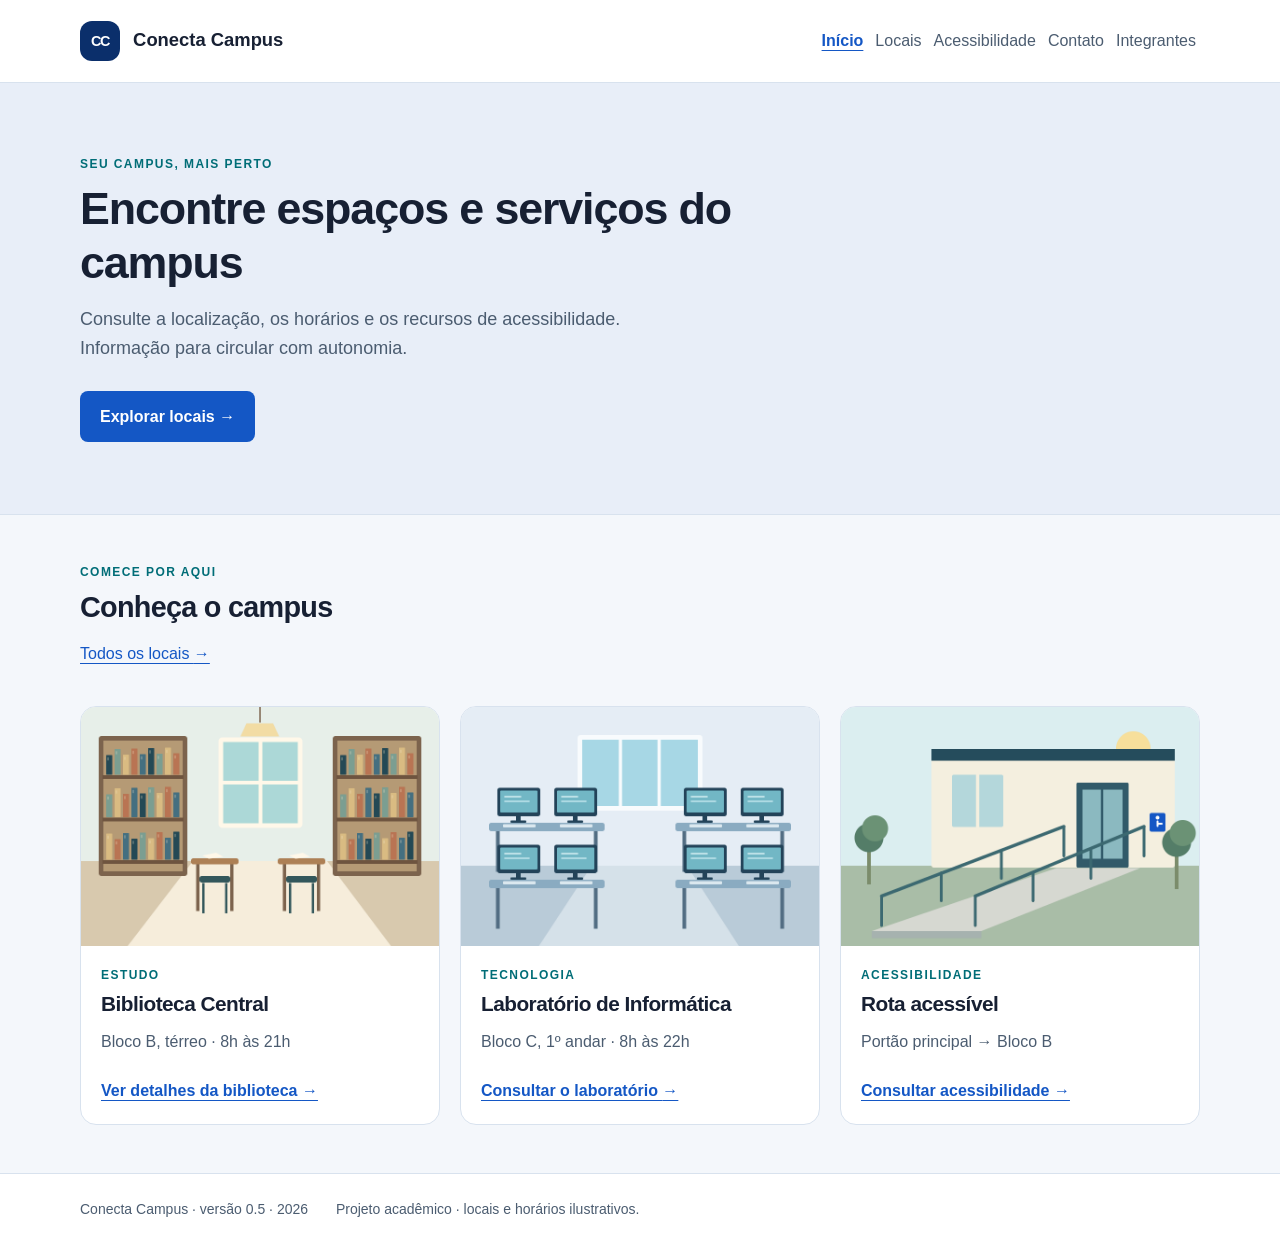
<file: index.html>
<!--
INTEGRANTES DO GRUPO
RM575759-HENRIQUE DOS SANTOS RAMALHO
-->
<!DOCTYPE html>
<html lang="pt-BR" class="sem-js">
<head>
  <meta charset="UTF-8">
  <meta name="viewport" content="width=device-width, initial-scale=1.0">
  <meta name="description" content="Guia acadêmico de ambientes, serviços e recursos de acessibilidade do Conecta Campus.">
  <title>Conecta Campus | Início</title>
  <link rel="stylesheet" href="css/style.css">
  <script src="js/script.js" defer></script>
</head>
<body>
  <a class="pular-conteudo" href="#inicio">Pular para o conteúdo</a>
  <header class="cabecalho">
    <div class="container cabecalho-conteudo">
      <a class="marca" href="index.html" aria-label="Conecta Campus — página inicial">
        <span class="marca-simbolo" aria-hidden="true">CC</span>
        Conecta Campus
      </a>
      <button class="botao-menu" id="botao-menu" type="button" aria-expanded="false" aria-controls="menu-principal">
        <span>Menu</span>
        <span class="icone-menu" aria-hidden="true">☰</span>
      </button>
      <nav id="menu-principal" class="navegacao-principal" aria-label="Navegação principal">
        <ul class="menu">
            <li><a href="index.html" aria-current="page">Início</a></li>
            <li><a href="locais.html">Locais</a></li>
            <li><a href="detalhes.html">Acessibilidade</a></li>
            <li><a href="contato.html">Contato</a></li>
            <li><a href="integrantes.html">Integrantes</a></li>
        </ul>
      </nav>
    </div>
  </header>
  <main id="inicio" tabindex="-1">
    <section class="hero" aria-labelledby="titulo-principal">
      <div class="container hero-conteudo">
        <p class="etiqueta">Seu campus, mais perto</p>
        <h1 id="titulo-principal">Encontre espaços e serviços do campus</h1>
        <p class="hero-texto">Consulte a localização, os horários e os recursos de acessibilidade. Informação para circular com autonomia.</p>
        <a class="botao" href="locais.html">Explorar locais <span aria-hidden="true">→</span></a>
      </div>
    </section>
    <section class="container secao" aria-labelledby="titulo-destaques">
      <div class="secao-cabecalho">
        <div>
          <p class="etiqueta">Comece por aqui</p>
          <h2 id="titulo-destaques">Conheça o campus</h2>
        </div>
        <a href="locais.html">Todos os locais <span aria-hidden="true">→</span></a>
      </div>
      <div class="lista-cartoes">
        <article class="cartao">
          <img src="img/biblioteca-campus.png" alt="Ilustração da biblioteca com estantes de livros, mesas de estudo e corredor central" width="1536" height="1024" loading="lazy">
          <div class="cartao-conteudo">
            <p class="cartao-tipo">Estudo</p>
            <h3>Biblioteca Central</h3>
            <p>Bloco B, térreo · 8h às 21h</p>
            
            <a class="cartao-link" href="detalhes.html">Ver detalhes da biblioteca <span aria-hidden="true">→</span></a>
          </div>
        </article>
        <article class="cartao">
          <img src="img/laboratorio-informatica.png" alt="Ilustração do laboratório com computadores sobre bancadas e espaço de circulação entre as fileiras" width="1536" height="1024" loading="lazy">
          <div class="cartao-conteudo">
            <p class="cartao-tipo">Tecnologia</p>
            <h3>Laboratório de Informática</h3>
            <p>Bloco C, 1º andar · 8h às 22h</p>
            
            <a class="cartao-link" href="locais.html#laboratorio">Consultar o laboratório <span aria-hidden="true">→</span></a>
          </div>
        </article>
        <article class="cartao">
          <img src="img/rota-acessivel.png" alt="Ilustração de uma rampa de acesso ao campus com corrimãos nas duas laterais" width="1536" height="1024" loading="lazy">
          <div class="cartao-conteudo">
            <p class="cartao-tipo">Acessibilidade</p>
            <h3>Rota acessível</h3>
            <p>Portão principal → Bloco B</p>
            
            <a class="cartao-link" href="detalhes.html#recursos-acessibilidade">Consultar acessibilidade <span aria-hidden="true">→</span></a>
          </div>
        </article>
      </div>
    </section>
  </main>
  <footer class="rodape">
    <div class="container rodape-conteudo">
      <p>Conecta Campus · versão 0.5 · <span data-ano-atual>2026</span></p>
      <p>Projeto acadêmico · locais e horários ilustrativos.</p>
    </div>
  </footer>
</body>
</html>
</file>
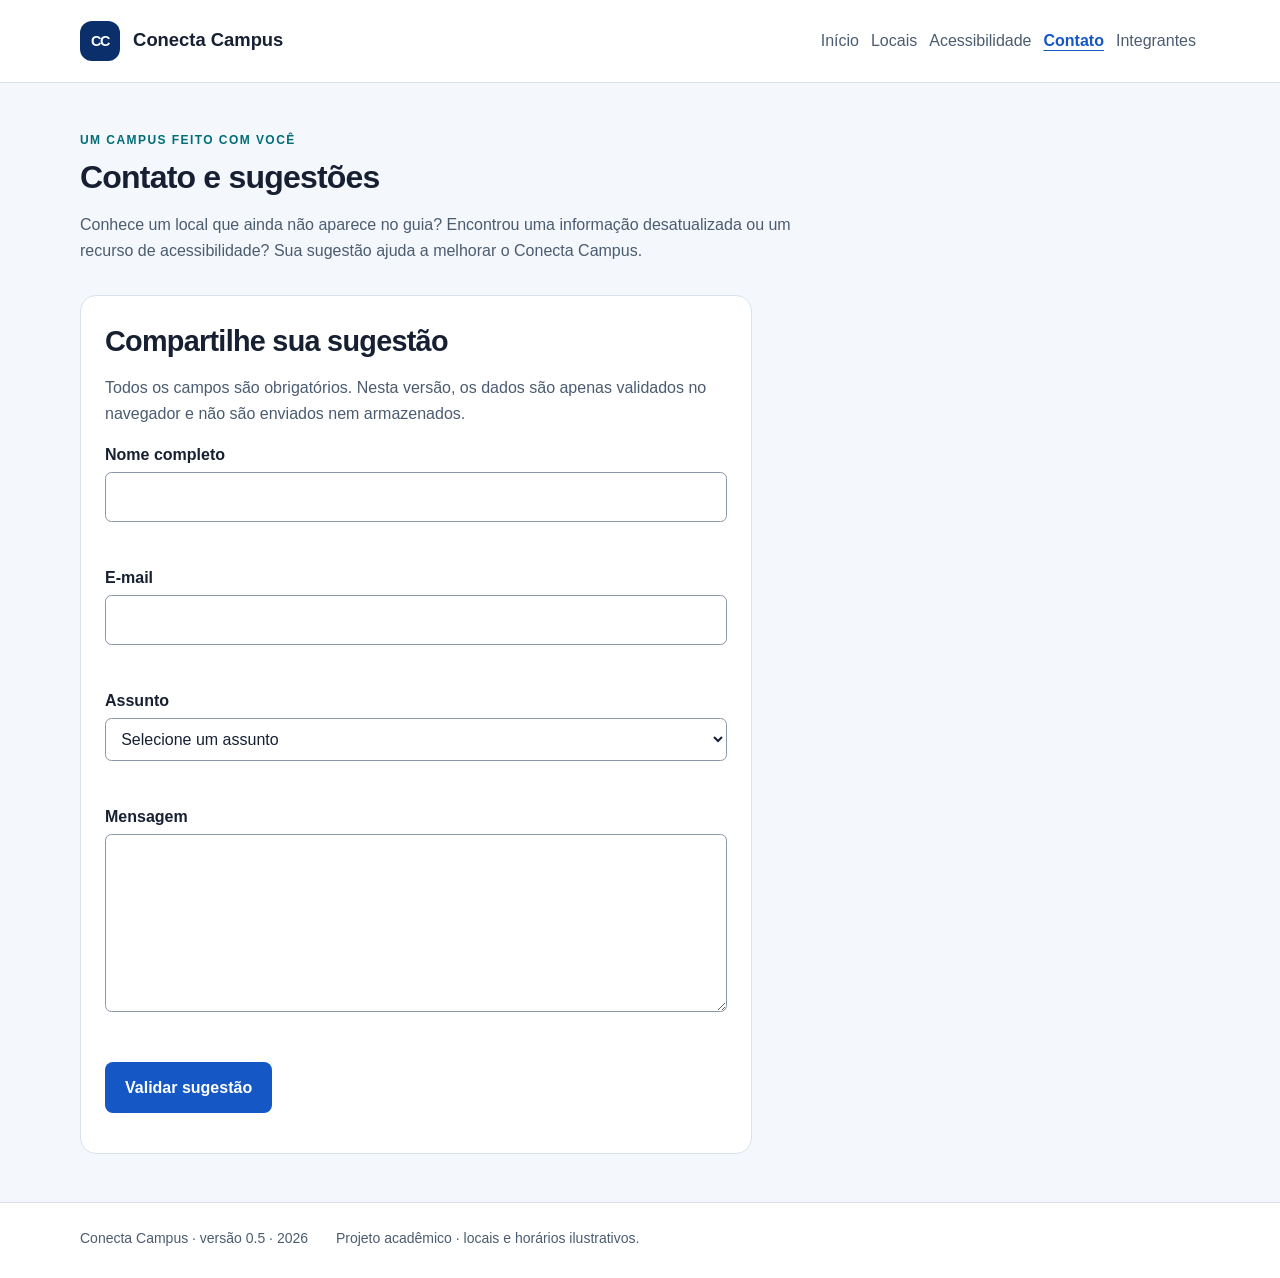
<file: contato.html>
<!--
INTEGRANTES DO GRUPO
RM575759-HENRIQUE DOS SANTOS RAMALHO
-->
<!DOCTYPE html>
<html lang="pt-BR" class="sem-js">
<head>
  <meta charset="UTF-8">
  <meta name="viewport" content="width=device-width, initial-scale=1.0">
  <meta name="description" content="Guia acadêmico de ambientes, serviços e recursos de acessibilidade do Conecta Campus.">
  <title>Conecta Campus | Contato</title>
  <link rel="stylesheet" href="css/style.css">
  <script src="js/script.js" defer></script>
</head>
<body>
  <a class="pular-conteudo" href="#inicio">Pular para o conteúdo</a>
  <header class="cabecalho">
    <div class="container cabecalho-conteudo">
      <a class="marca" href="index.html" aria-label="Conecta Campus — página inicial">
        <span class="marca-simbolo" aria-hidden="true">CC</span>
        Conecta Campus
      </a>
      <button class="botao-menu" id="botao-menu" type="button" aria-expanded="false" aria-controls="menu-principal">
        <span>Menu</span>
        <span class="icone-menu" aria-hidden="true">☰</span>
      </button>
      <nav id="menu-principal" class="navegacao-principal" aria-label="Navegação principal">
        <ul class="menu">
            <li><a href="index.html">Início</a></li>
            <li><a href="locais.html">Locais</a></li>
            <li><a href="detalhes.html">Acessibilidade</a></li>
            <li><a href="contato.html" aria-current="page">Contato</a></li>
            <li><a href="integrantes.html">Integrantes</a></li>
        </ul>
      </nav>
    </div>
  </header>
  <main id="inicio" class="container secao" tabindex="-1">
    <header class="pagina-cabecalho">
      <p class="etiqueta">Um campus feito com você</p>
      <h1>Contato e sugestões</h1>
      <p>Conhece um local que ainda não aparece no guia? Encontrou uma informação desatualizada ou um recurso de acessibilidade? Sua sugestão ajuda a melhorar o Conecta Campus.</p>
    </header>
    <section class="bloco-informacao formulario-contato" aria-labelledby="titulo-formulario">
      <h2 id="titulo-formulario">Compartilhe sua sugestão</h2>
      <p id="aviso-formulario" class="aviso-formulario">Todos os campos são obrigatórios. Nesta versão, os dados são apenas validados no navegador e não são enviados nem armazenados.</p>
      <noscript><p>A validação do formulário depende de JavaScript. Nenhum dado será enviado.</p></noscript>
      <form id="formulario-contato" aria-describedby="aviso-formulario" novalidate>
        <div class="campo-formulario">
          <label for="nome">Nome completo</label>
          <input type="text" id="nome" name="nome" autocomplete="name" required minlength="3" aria-describedby="erro-nome" aria-invalid="false">
          <small class="mensagem-erro" id="erro-nome"></small>
        </div>
        <div class="campo-formulario">
          <label for="email">E-mail</label>
          <input type="email" id="email" name="email" autocomplete="email" required aria-describedby="erro-email" aria-invalid="false">
          <small class="mensagem-erro" id="erro-email"></small>
        </div>
        <div class="campo-formulario">
          <label for="assunto">Assunto</label>
          <select id="assunto" name="assunto" required aria-describedby="erro-assunto" aria-invalid="false">
            <option value="">Selecione um assunto</option>
            <option value="novo-local">Sugestão de local</option>
            <option value="acessibilidade">Recurso de acessibilidade</option>
            <option value="correcao">Correção de informação</option>
          </select>
          <small class="mensagem-erro" id="erro-assunto"></small>
        </div>
        <div class="campo-formulario">
          <label for="mensagem">Mensagem</label>
          <textarea id="mensagem" name="mensagem" rows="6" required minlength="10" aria-describedby="erro-mensagem" aria-invalid="false"></textarea>
          <small class="mensagem-erro" id="erro-mensagem"></small>
        </div>
        <button class="botao" id="botao-validar" type="submit" disabled>Validar sugestão</button>
        <p class="mensagem-status" id="mensagem-status" role="status" aria-live="polite" aria-atomic="true"></p>
      </form>
    </section>
  </main>
  <footer class="rodape">
    <div class="container rodape-conteudo">
      <p>Conecta Campus · versão 0.5 · <span data-ano-atual>2026</span></p>
      <p>Projeto acadêmico · locais e horários ilustrativos.</p>
    </div>
  </footer>
</body>
</html>
</file>
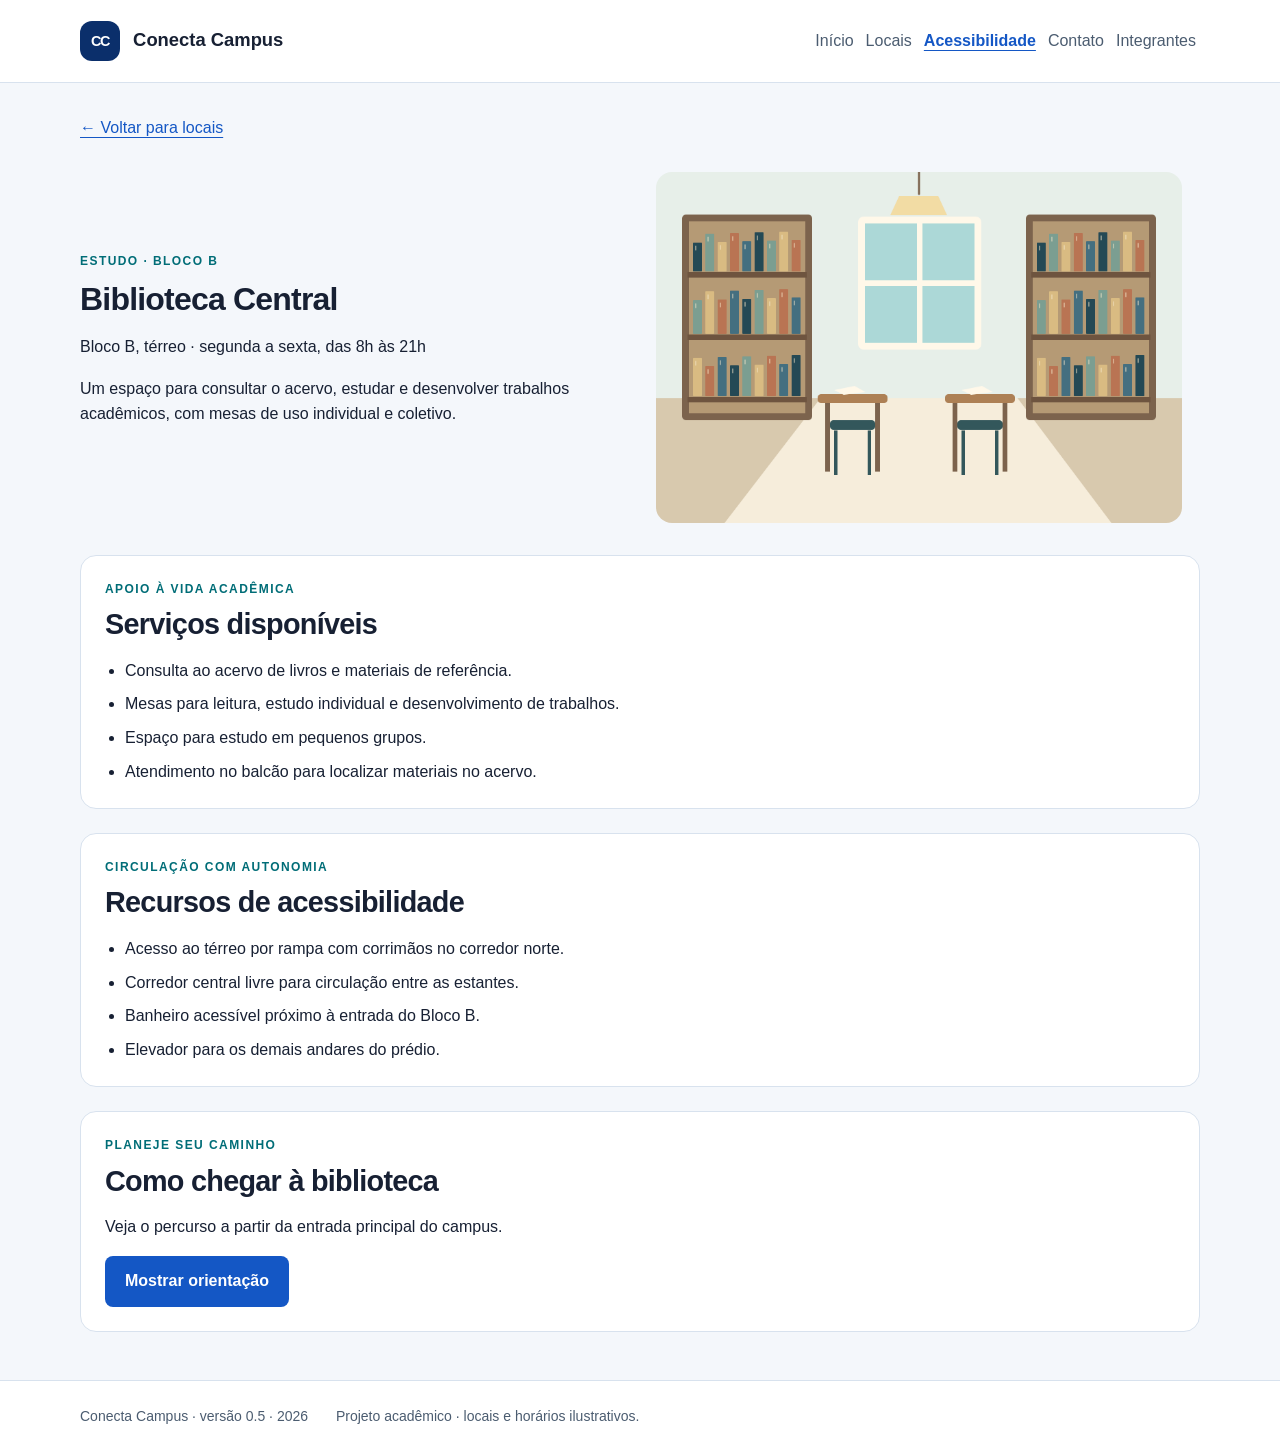
<file: detalhes.html>
<!--
INTEGRANTES DO GRUPO
RM575759-HENRIQUE DOS SANTOS RAMALHO
-->
<!DOCTYPE html>
<html lang="pt-BR" class="sem-js">
<head>
  <meta charset="UTF-8">
  <meta name="viewport" content="width=device-width, initial-scale=1.0">
  <meta name="description" content="Guia acadêmico de ambientes, serviços e recursos de acessibilidade do Conecta Campus.">
  <title>Conecta Campus | Biblioteca e acessibilidade</title>
  <link rel="stylesheet" href="css/style.css">
  <script src="js/script.js" defer></script>
</head>
<body>
  <a class="pular-conteudo" href="#inicio">Pular para o conteúdo</a>
  <header class="cabecalho">
    <div class="container cabecalho-conteudo">
      <a class="marca" href="index.html" aria-label="Conecta Campus — página inicial">
        <span class="marca-simbolo" aria-hidden="true">CC</span>
        Conecta Campus
      </a>
      <button class="botao-menu" id="botao-menu" type="button" aria-expanded="false" aria-controls="menu-principal">
        <span>Menu</span>
        <span class="icone-menu" aria-hidden="true">☰</span>
      </button>
      <nav id="menu-principal" class="navegacao-principal" aria-label="Navegação principal">
        <ul class="menu">
            <li><a href="index.html">Início</a></li>
            <li><a href="locais.html">Locais</a></li>
            <li><a href="detalhes.html" aria-current="page">Acessibilidade</a></li>
            <li><a href="contato.html">Contato</a></li>
            <li><a href="integrantes.html">Integrantes</a></li>
        </ul>
      </nav>
    </div>
  </header>
  <main id="inicio" tabindex="-1">
    <article class="detalhe container">
      <a class="link-voltar" href="locais.html"><span aria-hidden="true">←</span> Voltar para locais</a>
      <header class="detalhe-cabecalho">
        <div>
          <p class="etiqueta">Estudo · Bloco B</p>
          <h1>Biblioteca Central</h1>
          <p>Bloco B, térreo · segunda a sexta, das 8h às 21h</p>
          <p>Um espaço para consultar o acervo, estudar e desenvolver trabalhos acadêmicos, com mesas de uso individual e coletivo.</p>
        </div>
        <img src="img/biblioteca-campus.png" alt="Ilustração da biblioteca com estantes de livros, mesas de estudo e corredor central" width="1536" height="1024">
      </header>
      <section class="bloco-informacao" aria-labelledby="titulo-servicos">
        <p class="etiqueta">Apoio à vida acadêmica</p>
        <h2 id="titulo-servicos">Serviços disponíveis</h2>
        <ul class="lista-recursos">
          <li>Consulta ao acervo de livros e materiais de referência.</li>
          <li>Mesas para leitura, estudo individual e desenvolvimento de trabalhos.</li>
          <li>Espaço para estudo em pequenos grupos.</li>
          <li>Atendimento no balcão para localizar materiais no acervo.</li>
        </ul>
      </section>
      <section class="bloco-informacao" id="recursos-acessibilidade" aria-labelledby="titulo-acessibilidade">
        <p class="etiqueta">Circulação com autonomia</p>
        <h2 id="titulo-acessibilidade">Recursos de acessibilidade</h2>
        <ul class="lista-recursos">
          <li>Acesso ao térreo por rampa com corrimãos no corredor norte.</li>
          <li>Corredor central livre para circulação entre as estantes.</li>
          <li>Banheiro acessível próximo à entrada do Bloco B.</li>
          <li>Elevador para os demais andares do prédio.</li>
        </ul>
      </section>
      <section class="bloco-informacao" id="orientacao-chegada" aria-labelledby="titulo-orientacao">
        <p class="etiqueta">Planeje seu caminho</p>
        <h2 id="titulo-orientacao">Como chegar à biblioteca</h2>
        <p>Veja o percurso a partir da entrada principal do campus.</p>
        <button class="botao" id="botao-orientacao" type="button" aria-expanded="false" aria-controls="painel-orientacao">Mostrar orientação</button>
        <div class="orientacao" id="painel-orientacao" hidden>
          <p>Entre pelo portão principal, siga até o Bloco B e use a rampa do corredor norte. A biblioteca fica no térreo, após a recepção.</p>
        </div>
      </section>
    </article>
  </main>
  <footer class="rodape">
    <div class="container rodape-conteudo">
      <p>Conecta Campus · versão 0.5 · <span data-ano-atual>2026</span></p>
      <p>Projeto acadêmico · locais e horários ilustrativos.</p>
    </div>
  </footer>
</body>
</html>
</file>
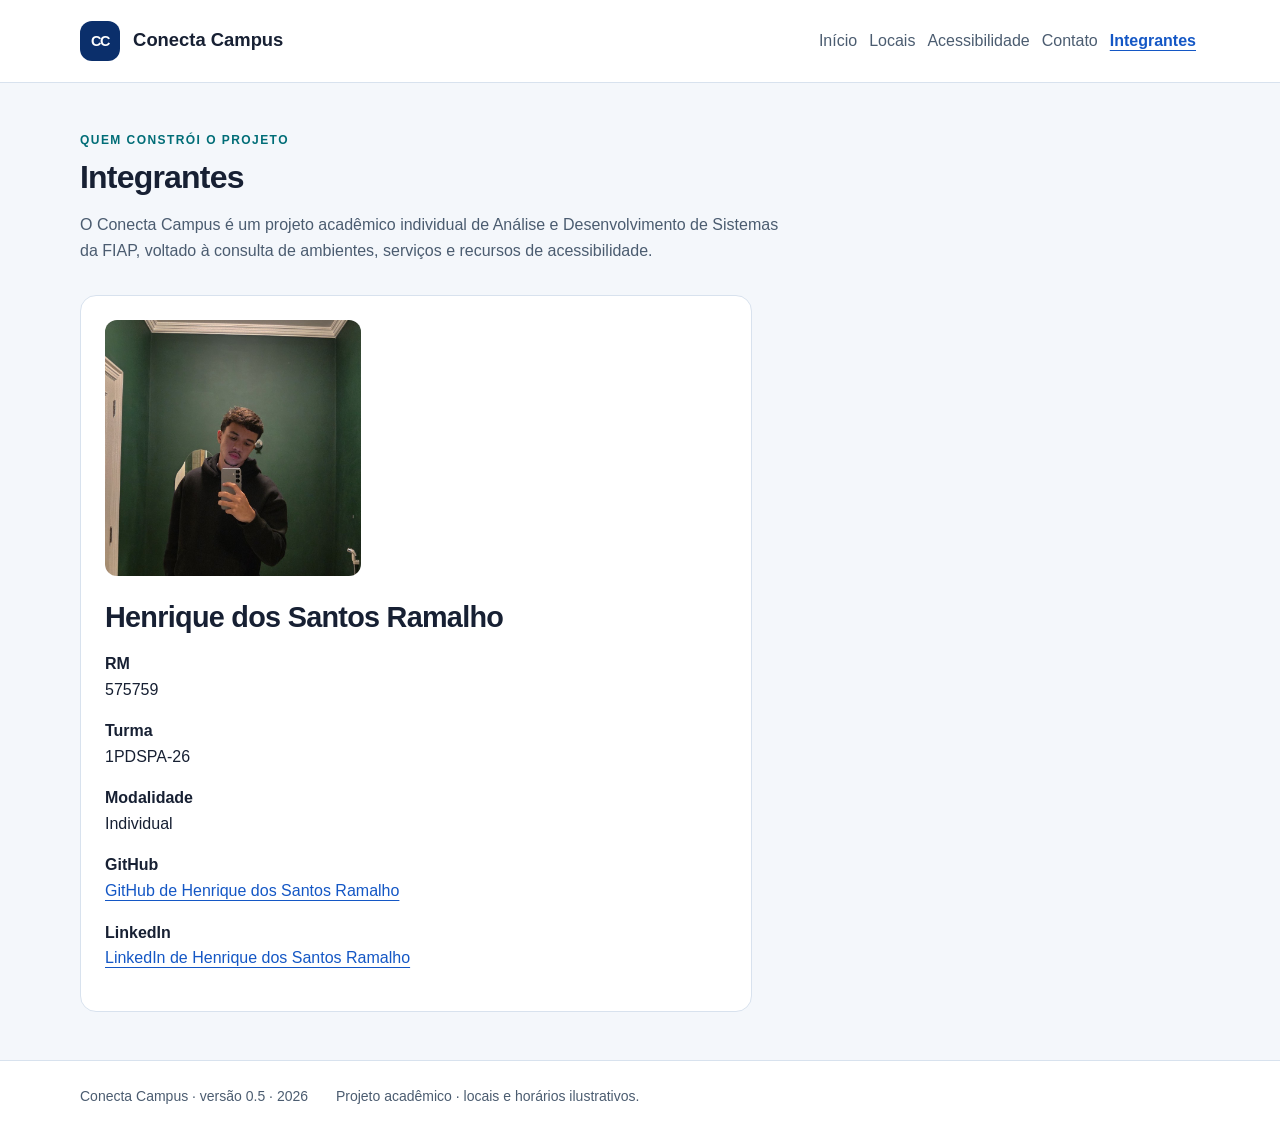
<file: integrantes.html>
<!--
INTEGRANTES DO GRUPO
RM575759-HENRIQUE DOS SANTOS RAMALHO
-->
<!DOCTYPE html>
<html lang="pt-BR" class="sem-js">
<head>
  <meta charset="UTF-8">
  <meta name="viewport" content="width=device-width, initial-scale=1.0">
  <meta name="description" content="Guia acadêmico de ambientes, serviços e recursos de acessibilidade do Conecta Campus.">
  <title>Conecta Campus | Integrantes</title>
  <link rel="stylesheet" href="css/style.css">
  <script src="js/script.js" defer></script>
</head>
<body>
  <a class="pular-conteudo" href="#inicio">Pular para o conteúdo</a>
  <header class="cabecalho">
    <div class="container cabecalho-conteudo">
      <a class="marca" href="index.html" aria-label="Conecta Campus — página inicial">
        <span class="marca-simbolo" aria-hidden="true">CC</span>
        Conecta Campus
      </a>
      <button class="botao-menu" id="botao-menu" type="button" aria-expanded="false" aria-controls="menu-principal">
        <span>Menu</span>
        <span class="icone-menu" aria-hidden="true">☰</span>
      </button>
      <nav id="menu-principal" class="navegacao-principal" aria-label="Navegação principal">
        <ul class="menu">
            <li><a href="index.html">Início</a></li>
            <li><a href="locais.html">Locais</a></li>
            <li><a href="detalhes.html">Acessibilidade</a></li>
            <li><a href="contato.html">Contato</a></li>
            <li><a href="integrantes.html" aria-current="page">Integrantes</a></li>
        </ul>
      </nav>
    </div>
  </header>
  <main id="inicio" class="container secao" tabindex="-1">
    <header class="pagina-cabecalho">
      <p class="etiqueta">Quem constrói o projeto</p>
      <h1>Integrantes</h1>
      <p>O Conecta Campus é um projeto acadêmico individual de Análise e Desenvolvimento de Sistemas da FIAP, voltado à consulta de ambientes, serviços e recursos de acessibilidade.</p>
    </header>
    <article class="bloco-informacao integrante" aria-labelledby="nome-integrante">
      <img class="foto-integrante" src="img/henrique-ramalho.jpg" alt="Foto de Henrique dos Santos Ramalho" width="865" height="1536">
      <h2 id="nome-integrante">Henrique dos Santos Ramalho</h2>
      <dl>
        <dt>RM</dt>
        <dd>575759</dd>
        <dt>Turma</dt>
        <dd>1PDSPA-26</dd>
        <dt>Modalidade</dt>
        <dd>Individual</dd>
        <dt>GitHub</dt>
        <dd><a href="https://github.com/henriqueramalho299">GitHub de Henrique dos Santos Ramalho</a></dd>
        <dt>LinkedIn</dt>
        <dd><a href="https://www.linkedin.com/in/henrique-ramalho-aa54752b0">LinkedIn de Henrique dos Santos Ramalho</a></dd>
      </dl>
    </article>
  </main>
  <footer class="rodape">
    <div class="container rodape-conteudo">
      <p>Conecta Campus · versão 0.5 · <span data-ano-atual>2026</span></p>
      <p>Projeto acadêmico · locais e horários ilustrativos.</p>
    </div>
  </footer>
</body>
</html>
</file>
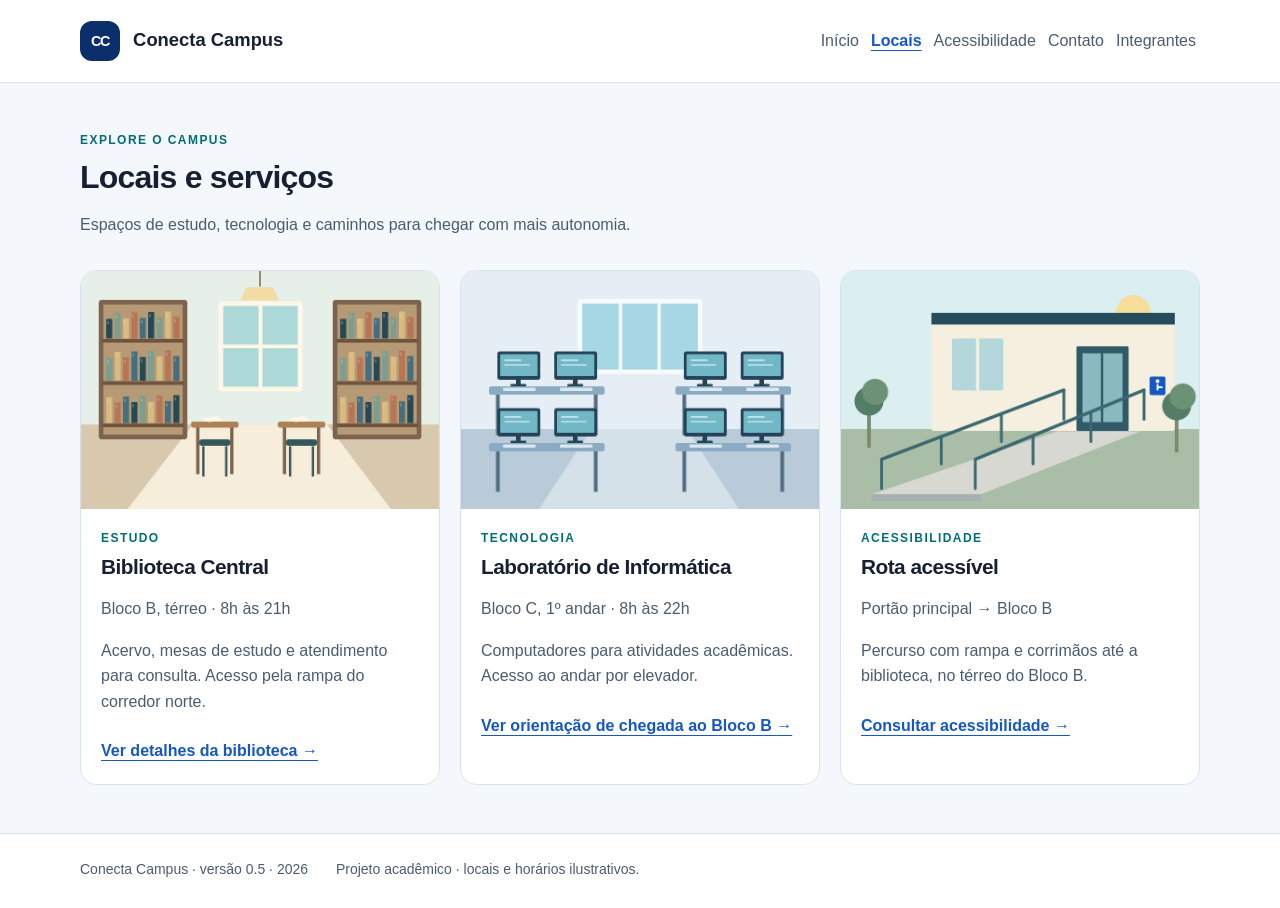
<file: locais.html>
<!--
INTEGRANTES DO GRUPO
RM575759-HENRIQUE DOS SANTOS RAMALHO
-->
<!DOCTYPE html>
<html lang="pt-BR" class="sem-js">
<head>
  <meta charset="UTF-8">
  <meta name="viewport" content="width=device-width, initial-scale=1.0">
  <meta name="description" content="Guia acadêmico de ambientes, serviços e recursos de acessibilidade do Conecta Campus.">
  <title>Conecta Campus | Locais</title>
  <link rel="stylesheet" href="css/style.css">
  <script src="js/script.js" defer></script>
</head>
<body>
  <a class="pular-conteudo" href="#inicio">Pular para o conteúdo</a>
  <header class="cabecalho">
    <div class="container cabecalho-conteudo">
      <a class="marca" href="index.html" aria-label="Conecta Campus — página inicial">
        <span class="marca-simbolo" aria-hidden="true">CC</span>
        Conecta Campus
      </a>
      <button class="botao-menu" id="botao-menu" type="button" aria-expanded="false" aria-controls="menu-principal">
        <span>Menu</span>
        <span class="icone-menu" aria-hidden="true">☰</span>
      </button>
      <nav id="menu-principal" class="navegacao-principal" aria-label="Navegação principal">
        <ul class="menu">
            <li><a href="index.html">Início</a></li>
            <li><a href="locais.html" aria-current="page">Locais</a></li>
            <li><a href="detalhes.html">Acessibilidade</a></li>
            <li><a href="contato.html">Contato</a></li>
            <li><a href="integrantes.html">Integrantes</a></li>
        </ul>
      </nav>
    </div>
  </header>
  <main id="inicio" class="container secao" tabindex="-1">
    <header class="pagina-cabecalho">
      <p class="etiqueta">Explore o campus</p>
      <h1>Locais e serviços</h1>
      <p>Espaços de estudo, tecnologia e caminhos para chegar com mais autonomia.</p>
    </header>
    <div class="lista-cartoes">
        <article class="cartao" id="biblioteca">
          <img src="img/biblioteca-campus.png" alt="Ilustração da biblioteca com estantes de livros, mesas de estudo e corredor central" width="1536" height="1024" loading="lazy">
          <div class="cartao-conteudo">
            <p class="cartao-tipo">Estudo</p>
            <h2>Biblioteca Central</h2>
            <p>Bloco B, térreo · 8h às 21h</p>
            <p>Acervo, mesas de estudo e atendimento para consulta. Acesso pela rampa do corredor norte.</p>
            <a class="cartao-link" href="detalhes.html">Ver detalhes da biblioteca <span aria-hidden="true">→</span></a>
          </div>
        </article>
        <article class="cartao" id="laboratorio">
          <img src="img/laboratorio-informatica.png" alt="Ilustração do laboratório com computadores sobre bancadas e espaço de circulação entre as fileiras" width="1536" height="1024" loading="lazy">
          <div class="cartao-conteudo">
            <p class="cartao-tipo">Tecnologia</p>
            <h2>Laboratório de Informática</h2>
            <p>Bloco C, 1º andar · 8h às 22h</p>
            <p>Computadores para atividades acadêmicas. Acesso ao andar por elevador.</p>
            <a class="cartao-link" href="detalhes.html#orientacao-chegada">Ver orientação de chegada ao Bloco B <span aria-hidden="true">→</span></a>
          </div>
        </article>
        <article class="cartao" id="rota-acessivel">
          <img src="img/rota-acessivel.png" alt="Ilustração de uma rampa de acesso ao campus com corrimãos nas duas laterais" width="1536" height="1024" loading="lazy">
          <div class="cartao-conteudo">
            <p class="cartao-tipo">Acessibilidade</p>
            <h2>Rota acessível</h2>
            <p>Portão principal → Bloco B</p>
            <p>Percurso com rampa e corrimãos até a biblioteca, no térreo do Bloco B.</p>
            <a class="cartao-link" href="detalhes.html#recursos-acessibilidade">Consultar acessibilidade <span aria-hidden="true">→</span></a>
          </div>
        </article>
    </div>
  </main>
  <footer class="rodape">
    <div class="container rodape-conteudo">
      <p>Conecta Campus · versão 0.5 · <span data-ano-atual>2026</span></p>
      <p>Projeto acadêmico · locais e horários ilustrativos.</p>
    </div>
  </footer>
</body>
</html>
</file>
<file: css/style.css>
/*
INTEGRANTES DO GRUPO
RM575759-HENRIQUE DOS SANTOS RAMALHO
*/
* { box-sizing: border-box; }
html { font-size: 16px; }
:root {
  --cor-fundo: #f4f7fb;
  --cor-superficie: #ffffff;
  --cor-texto: #172033;
  --cor-secundaria: #4b5c70;
  --cor-primaria: #1457c5;
  --cor-primaria-escura: #0b2f6b;
  --cor-destaque: #006d77;
  --cor-borda: #d8e2ee;
  --largura-conteudo: 70rem;
}

body {
  margin: 0;
  font-size: 1rem;
  background: var(--cor-fundo);
  color: var(--cor-texto);
  font-family: Arial, Helvetica, sans-serif;
  line-height: 1.6;
}
img { display: block; width: 100%; max-width: 100%; height: auto; }
a { color: var(--cor-primaria); text-underline-offset: 0.25em; }
a:hover { color: var(--cor-primaria-escura); text-decoration-thickness: 0.13em; }
a:focus-visible, button:focus-visible, input:focus-visible,
select:focus-visible, textarea:focus-visible {
  outline: 0.2rem solid #a65300;
  outline-offset: 0.25rem;
}
h1, h2, h3 { line-height: 1.2; letter-spacing: -0.025em; overflow-wrap: break-word; }
h1 { margin: 0.5rem 0 1rem; font-size: 2rem; }
h2 { margin: 0.25rem 0 1rem; font-size: 1.8rem; }
h3 { margin: 0.4rem 0 0.75rem; font-size: 1.3rem; }
p { margin: 0 0 1rem; }
[hidden] { display: none; }
[id] { scroll-margin-top: 1.5rem; }
.container { width: 92%; max-width: var(--largura-conteudo); margin-left: auto; margin-right: auto; }
.pular-conteudo {
  position: absolute;
  top: 0.5rem;
  left: 1rem;
  z-index: 2;
  padding: 0.75rem 1rem;
  background: white;
  transform: translateY(-160%);
}
.pular-conteudo:focus { transform: translateY(0); }
.cabecalho { background: var(--cor-superficie); border-bottom: 1px solid var(--cor-borda); }
.cabecalho-conteudo { padding-block: 1.25rem; }
.marca { display: inline-block; color: var(--cor-texto); font-weight: 700; font-size: 1.15rem; text-decoration: none; vertical-align: middle; }
.marca-simbolo { display: inline-block; width: 2.5rem; height: 2.5rem; margin-right: 0.5rem; border-radius: 0.75rem; background: var(--cor-primaria-escura); color: white; font-size: 0.9rem; line-height: 2.5rem; text-align: center; vertical-align: middle; letter-spacing: -0.1em; }
.botao-menu { display: inline-block; max-width: 100%; min-height: 2.75rem; margin-top: 0.75rem; margin-left: 0.75rem; border: 0.0625rem solid var(--cor-borda); border-radius: 0.4rem; padding: 0.55rem 0.7rem; background: var(--cor-superficie); color: var(--cor-texto); font: inherit; font-weight: 700; cursor: pointer; }
.botao-menu:hover { background: #e8eef8; }
.icone-menu { margin-left: 0.35rem; }
.navegacao-principal { display: none; margin-top: 0.75rem; }
.navegacao-principal.menu-aberto { display: block; }
.sem-js .navegacao-principal { display: block; }
.sem-js .botao-menu { display: none; }
.menu { margin: 0; padding: 0; list-style: none; }
.menu li { margin-bottom: 0.25rem; }
.menu a { display: inline-block; padding: 0.5rem 0.25rem; color: var(--cor-secundaria); text-decoration: none; }
.menu a[aria-current="page"] { color: var(--cor-primaria); font-weight: 700; text-decoration: underline; }
.hero { padding-block: 3.5rem; background: #e8eef8; border-bottom: 1px solid var(--cor-borda); }
.hero-conteudo { max-width: var(--largura-conteudo); }
#titulo-principal { max-width: 48rem; }
.hero-texto { max-width: 38rem; color: var(--cor-secundaria); font-size: 1.125rem; margin-bottom: 1.75rem; }
.etiqueta, .cartao-tipo { color: var(--cor-destaque); font-size: 0.75rem; font-weight: 700; letter-spacing: 0.12em; text-transform: uppercase; }
.etiqueta { margin-bottom: 0.5rem; }
.botao { display: inline-block; max-width: 100%; min-height: 2.75rem; padding: 0.8rem 1.25rem; border: 0; border-radius: 0.5rem; background: var(--cor-primaria); color: white; font: inherit; font-weight: 700; text-align: center; text-decoration: none; cursor: pointer; }
.botao:hover { background: var(--cor-primaria-escura); color: white; }
.secao { padding-block: 3rem; }
.secao-cabecalho { margin-bottom: 1.5rem; }
.secao-cabecalho a { display: inline-block; margin-bottom: 1rem; }
.lista-cartoes { display: grid; grid-template-columns: minmax(0, 1fr); gap: 1.25rem; }
.cartao { display: block; min-width: 0; margin: 0; overflow: hidden; border: 0.0625rem solid var(--cor-borda); border-radius: 1rem; background: var(--cor-superficie); }
.cartao img { width: 100%; aspect-ratio: 3 / 2; object-fit: cover; }
.cartao-conteudo { padding: 1.25rem; }
.cartao-conteudo h2 { font-size: 1.3rem; margin-top: 0.4rem; }
.cartao-conteudo p { color: var(--cor-secundaria); }
.cartao-conteudo .cartao-tipo { color: var(--cor-destaque); margin-bottom: 0; }
.cartao-link { display: inline-block; padding-top: 0.5rem; font-weight: 700; }
.pagina-cabecalho { margin-bottom: 2rem; max-width: 45rem; }
.pagina-cabecalho p { color: var(--cor-secundaria); }
.pagina-cabecalho .etiqueta { color: var(--cor-destaque); }
.detalhe { padding-block: 2rem 3rem; }
.link-voltar { display: inline-block; margin-bottom: 2rem; }
.detalhe-cabecalho { margin-bottom: 2rem; }
.detalhe-cabecalho h1 { font-size: 2rem; }
.detalhe-cabecalho img { width: 100%; border-radius: 1rem; }
.bloco-informacao { background: var(--cor-superficie); border: 1px solid var(--cor-borda); border-radius: 1rem; padding: 1.5rem; margin-top: 1.5rem; }
.lista-recursos { padding-left: 1.25rem; margin-bottom: 0; }
.lista-recursos li + li { margin-top: 0.5rem; }
.orientacao { margin-top: 1rem; padding: 1.25rem; border-left: 0.25rem solid var(--cor-destaque); background: #eaf5f4; }
.orientacao p { margin: 0; }
.rodape { border-top: 1px solid var(--cor-borda); background: var(--cor-superficie); color: var(--cor-secundaria); padding-block: 1.5rem; font-size: 0.875rem; }
.rodape p { margin-bottom: 0.25rem; }
.formulario-contato { max-width: 42rem; }
.campo-formulario { margin-bottom: 1.25rem; }
label { display: block; margin-bottom: 0.3rem; font-weight: 700; }
input, select, textarea { width: 100%; border: 0.0625rem solid #8b98a8; border-radius: 0.4rem; padding: 0.7rem; background: var(--cor-superficie); color: var(--cor-texto); font: inherit; }
textarea { resize: vertical; min-height: 9rem; }
.mensagem-erro { display: block; min-height: 1.4rem; color: #a52424; font-size: 0.875rem; }
.mensagem-erro:not(:empty) { margin-top: 0.35rem; }
.campo-invalido { border-color: #a52424; border-width: 0.125rem; }
.mensagem-status:not(:empty) { padding: 1rem; margin-top: 1rem; border-radius: 0.4rem; border-left: 0.25rem solid; }
.mensagem-status.sucesso { background: #eaf5ed; color: #19592f; }
.mensagem-status.erro { background: #fff0ee; color: #a52424; }
.aviso-formulario { color: var(--cor-secundaria); }
.integrante { max-width: 42rem; }
.foto-integrante { width: 100%; max-width: 16rem; height: auto; aspect-ratio: 1; object-fit: cover; object-position: center 35%; border-radius: 0.75rem; margin-bottom: 1.5rem; }
.integrante dd { margin-left: 0; margin-bottom: 1rem; overflow-wrap: anywhere; }
.integrante dt { font-weight: 700; }

@media (min-width: 48rem) {
  .cabecalho-conteudo { display: flex; justify-content: space-between; align-items: center; gap: 1rem; flex-wrap: wrap; }
  .botao-menu { display: none; }
  .navegacao-principal, .navegacao-principal.menu-aberto { display: block; margin-top: 0; }
  .navegacao-principal { min-width: 0; }
  .menu { display: flex; flex-wrap: wrap; gap: 0.25rem; }
  .menu li { margin-bottom: 0; }
  .lista-cartoes { grid-template-columns: repeat(3, minmax(0, 1fr)); }
  .detalhe-cabecalho > div, .detalhe-cabecalho > img { display: inline-block; width: 47%; vertical-align: middle; }
  .detalhe-cabecalho > div { margin-right: 4%; }
  .rodape-conteudo p { display: inline-block; margin-right: 1.5rem; }
  .hero { padding-block: 4.5rem; }
  .hero h1 { font-size: 2.8rem; }
}
</file>
